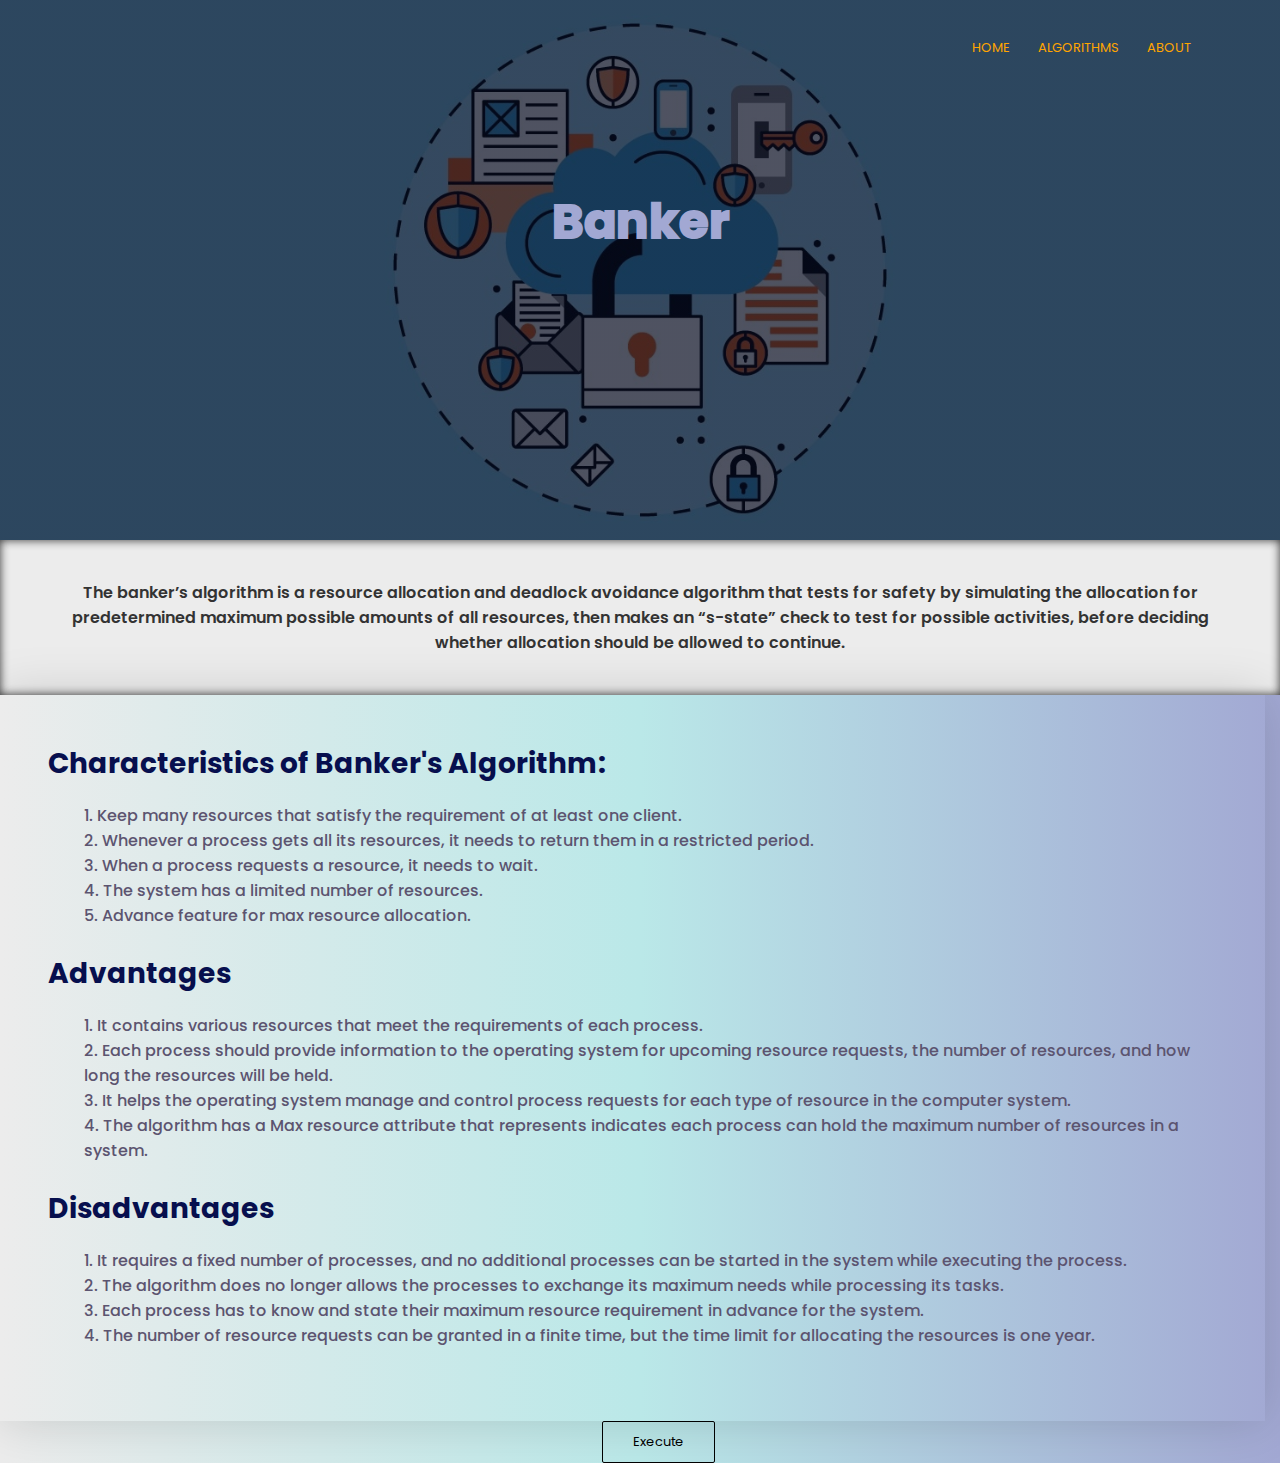
<file: Banker's Algorithm.html>
<!DOCTYPE html>
<html>

<head>
  <meta name="viewport" content="width=device-width, initial-scale=1.0">
  <title> Banker's Algorithm </title>
  <link rel="preconnect" href="https://fonts.googleapis.com">
  <link rel="preconnect" href="https://fonts.gstatic.com" crossorigin>
  <link href="https://fonts.googleapis.com/css2?family=Poppins:wght@100;200;300;400;600;700&display=swap" rel="stylesheet">
  <link rel="stylesheet" href="Algo.css">
  <script src="Algo.js"></script>

</head>

<body>

  <section class="sub-header">
    <nav>
      
      <div class="nav-links" id="navLinks">
        <i class="fa fa-times" onclick="hideMenu()"></i>
        <ul>
          <li><a href="index.html">HOME</a></li>
          <li><a href="">ALGORITHMS</a>
            <div class="submenu-1">
              <ul>
                <li><a href="Peterson's Algorithm.html">Peterson's Algorithm</a></li>
                <li><a href="Producer-Consumer Algorithm.html">Producer-Consumer </a></li>
                <li><a href="Banker's Algorithm.html">Banker's Algorithm</a></li>
                <li><a href="Dining Philosopher.html">Dining Philosopher </a></li>
              </ul>
            </div>
          </li>
          <li><a href="about.html">ABOUT</a></li>
        </ul>
      </div>
      <i class="fa fa-bars" onclick="showMenu()"></i>
    </nav>
    <section>

      <div class="content">
        <h2>Banker</h2>
        <h2>Banker</h2>
      </div>
    </section>

  </section>


  <div class="def">
    <p>
      The banker’s algorithm is a resource allocation and deadlock avoidance algorithm that tests for safety by simulating the allocation for predetermined maximum possible amounts of all resources, then makes an “s-state” check to test for possible
      activities, before deciding whether allocation should be allowed to continue.
    </p>


  </div>

  <div class="exp context">
    <h1>Characteristics of Banker's Algorithm:</h1>
    <p>
      1. Keep many resources that satisfy the requirement of at least one client.<br />
      2. Whenever a process gets all its resources, it needs to return them in a restricted period.<br />
      3. When a process requests a resource, it needs to wait.<br />
      4. The system has a limited number of resources.<br />
      5. Advance feature for max resource allocation.<br />
    </p>
    <br>
    <h1>Advantages</h1>
    <p>
      1. It contains various resources that meet the requirements of each process.<br />
      2. Each process should provide information to the operating system for upcoming resource requests, the number of resources, and how long the resources will be held.<br />
      3. It helps the operating system manage and control process requests for each type of resource in the computer system.<br />
      4. The algorithm has a Max resource attribute that represents indicates each process can hold the maximum number of resources in a system.<br />
    </p>
    <br>
    <h1>Disadvantages</h1>
    <p>
      1. It requires a fixed number of processes, and no additional processes can be started in the system while executing the process.<br />
      2. The algorithm does no longer allows the processes to exchange its maximum needs while processing its tasks.<br />
      3. Each process has to know and state their maximum resource requirement in advance for the system.<br />
      4. The number of resource requests can be granted in a finite time, but the time limit for allocating the resources is one year.<br />
    </p>
    <br>
    

  </div>

  <div>
    <a href="A/Bankers.html" class="hero-btn red-btn">Execute</a>
  </div>

  </section>

</body>

</html>
</file>
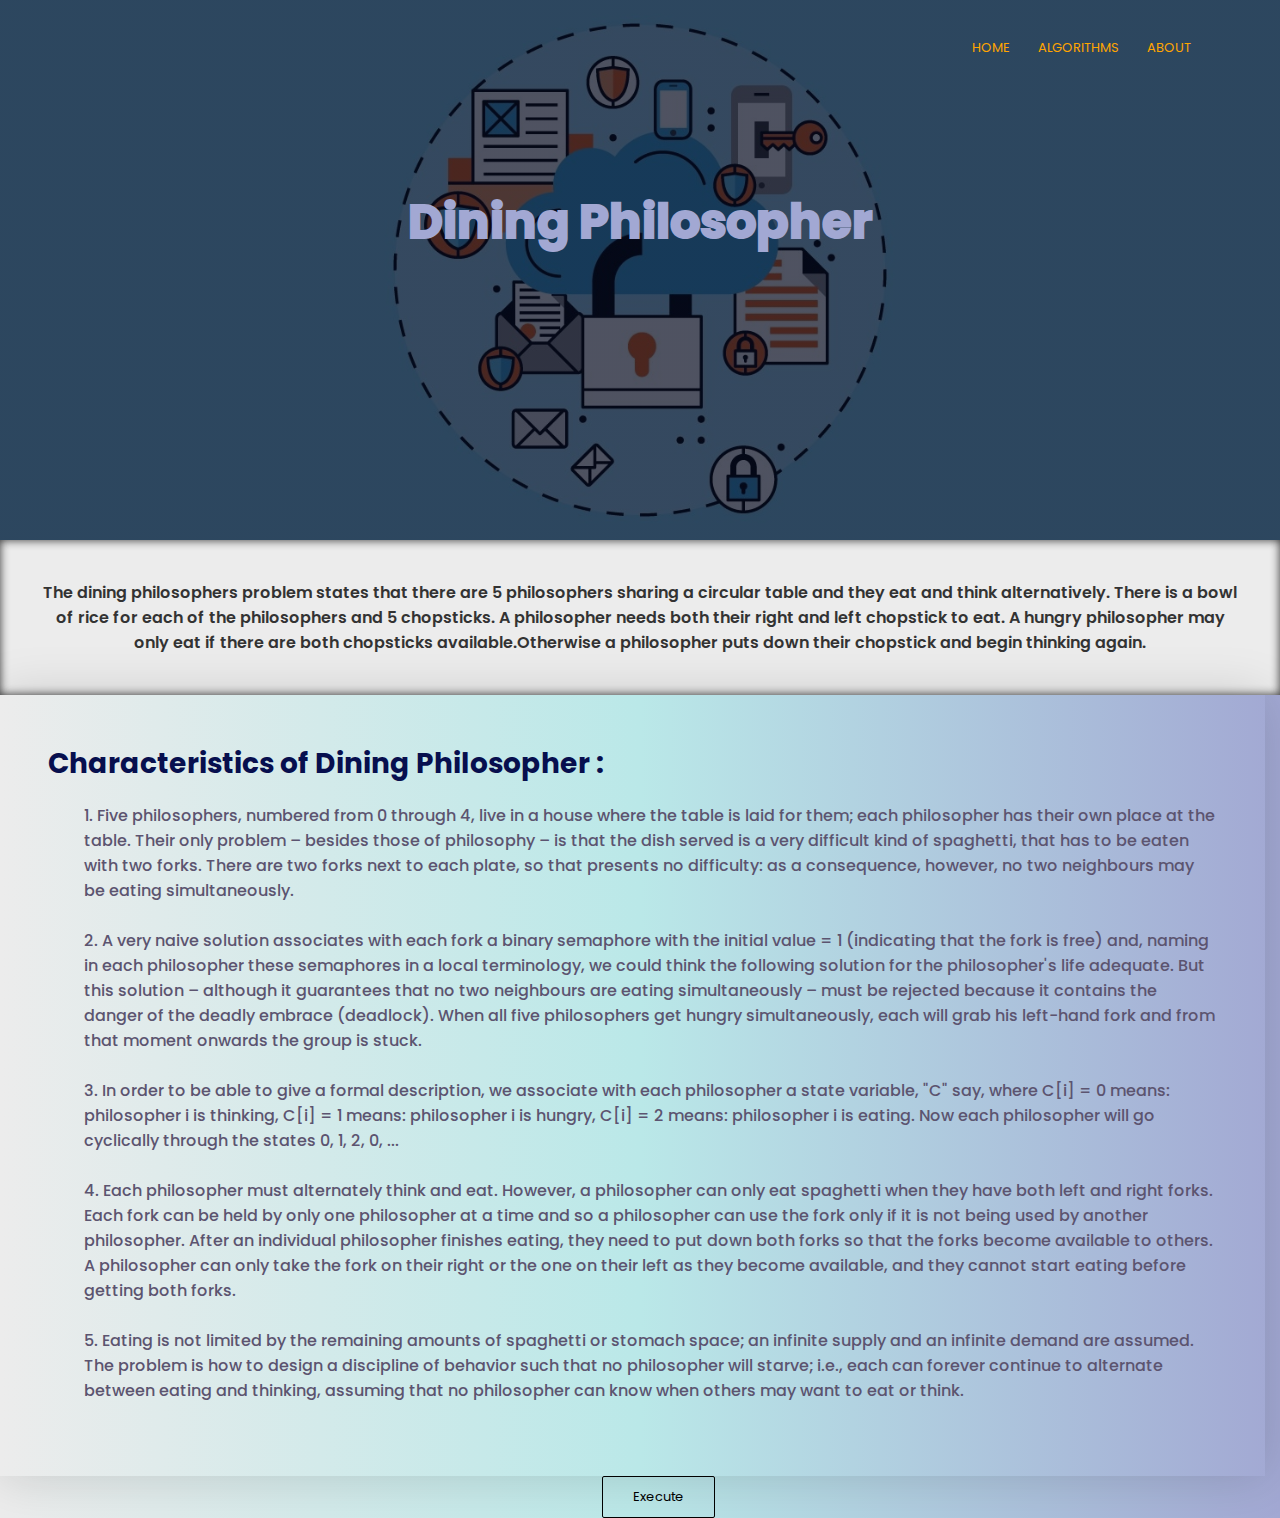
<file: Dining Philosopher.html>
<!DOCTYPE html>
<html>

<head>
  <meta name="viewport" content="width=device-width, initial-scale=1.0">
  <title> Dining Philosopher </title>
  <link rel="preconnect" href="https://fonts.googleapis.com">
  <link rel="preconnect" href="https://fonts.gstatic.com" crossorigin>
  <link href="https://fonts.googleapis.com/css2?family=Poppins:wght@100;200;300;400;600;700&display=swap" rel="stylesheet">
  <link rel="stylesheet" href="Algo.css">
  <script src="Algo.js"></script>

</head>

<body>

  <section class="sub-header">
    <nav>
      
      <div class="nav-links" id="navLinks">
        <i class="fa fa-times" onclick="hideMenu()"></i>
        <ul>
          <li><a href="index.html">HOME</a></li>
          <li><a href="">ALGORITHMS</a>
            <div class="submenu-1">
              <ul>
                <li><a href="Peterson's Algorithm.html">Peterson's Algorithm</a></li>
                <li><a href="Producer-Consumer Algorithm.html">Producer-Consumer </a></li>
                <li><a href="Banker's Algorithm.html">Banker's Algorithm</a></li>
                <li><a href="Dining Philosopher.html">Dining Philosopher </a></li>
              </ul>
            </div>
          </li>
          <li><a href="about.html">ABOUT</a></li>
        </ul>
      </div>
      <i class="fa fa-bars" onclick="showMenu()"></i>
    </nav>
    <section>

      <div class="content">
        <h2>Dining Philosopher</h2>
        <h2>Dining Philosopher</h2>
      </div>
    </section>

  </section>


  <div class="def">
    <p>
    The dining philosophers problem states that there are 5 philosophers sharing a circular table and they eat and think alternatively. There is a bowl of rice for each of the philosophers and 5 chopsticks. A philosopher needs both their right and left chopstick to eat. A hungry philosopher may only eat if there are both chopsticks available.Otherwise a philosopher puts down their chopstick and begin thinking again.</p>

  </div>

  <div class="exp context">
    <h1>Characteristics of Dining Philosopher :</h1>
    <p>
      1. Five philosophers, numbered from 0 through 4, live in a house where the table is laid for them; each philosopher has their own place at the table. Their only problem – besides those of philosophy – is that the dish served is a very difficult kind of spaghetti, that has to be eaten with two forks. There are two forks next to each plate, so that presents no difficulty: as a consequence, however, no two neighbours may be eating simultaneously.<br /><br />
      2. A very naive solution associates with each fork a binary semaphore with the initial value = 1 (indicating that the fork is free) and, naming in each philosopher these semaphores in a local terminology, we could think the following solution for the philosopher's life adequate. But this solution – although it guarantees that no two neighbours are eating simultaneously – must be rejected because it contains the danger of the deadly embrace (deadlock). When all five philosophers get hungry simultaneously, each will grab his left-hand fork and from that moment onwards the group is stuck.<br /><br />
      3. In order to be able to give a formal description, we associate with each philosopher a state variable, "C" say, where C[i] = 0 means: philosopher i is thinking, C[i] = 1 means: philosopher i is hungry, C[i] = 2 means: philosopher i is eating. Now each philosopher will go cyclically through the states 0, 1, 2, 0, ...<br /><br />
      4. Each philosopher must alternately think and eat. However, a philosopher can only eat spaghetti when they have both left and right forks. Each fork can be held by only one philosopher at a time and so a philosopher can use the fork only if it is not being used by another philosopher. After an individual philosopher finishes eating, they need to put down both forks so that the forks become available to others. A philosopher can only take the fork on their right or the one on their left as they become available, and they cannot start eating before getting both forks.<br /><br />
      5. Eating is not limited by the remaining amounts of spaghetti or stomach space; an infinite supply and an infinite demand are assumed. The problem is how to design a discipline of behavior such that no philosopher will starve; i.e., each can forever continue to alternate between eating and thinking, assuming that no philosopher can know when others may want to eat or think.<br /><br />

    </p>
    


  </div>

  <div>
    <a href="A\DiningPhilosopher.html" class="hero-btn red-btn">Execute</a>
  </div>

  </section>



</body>

</html>
</file>
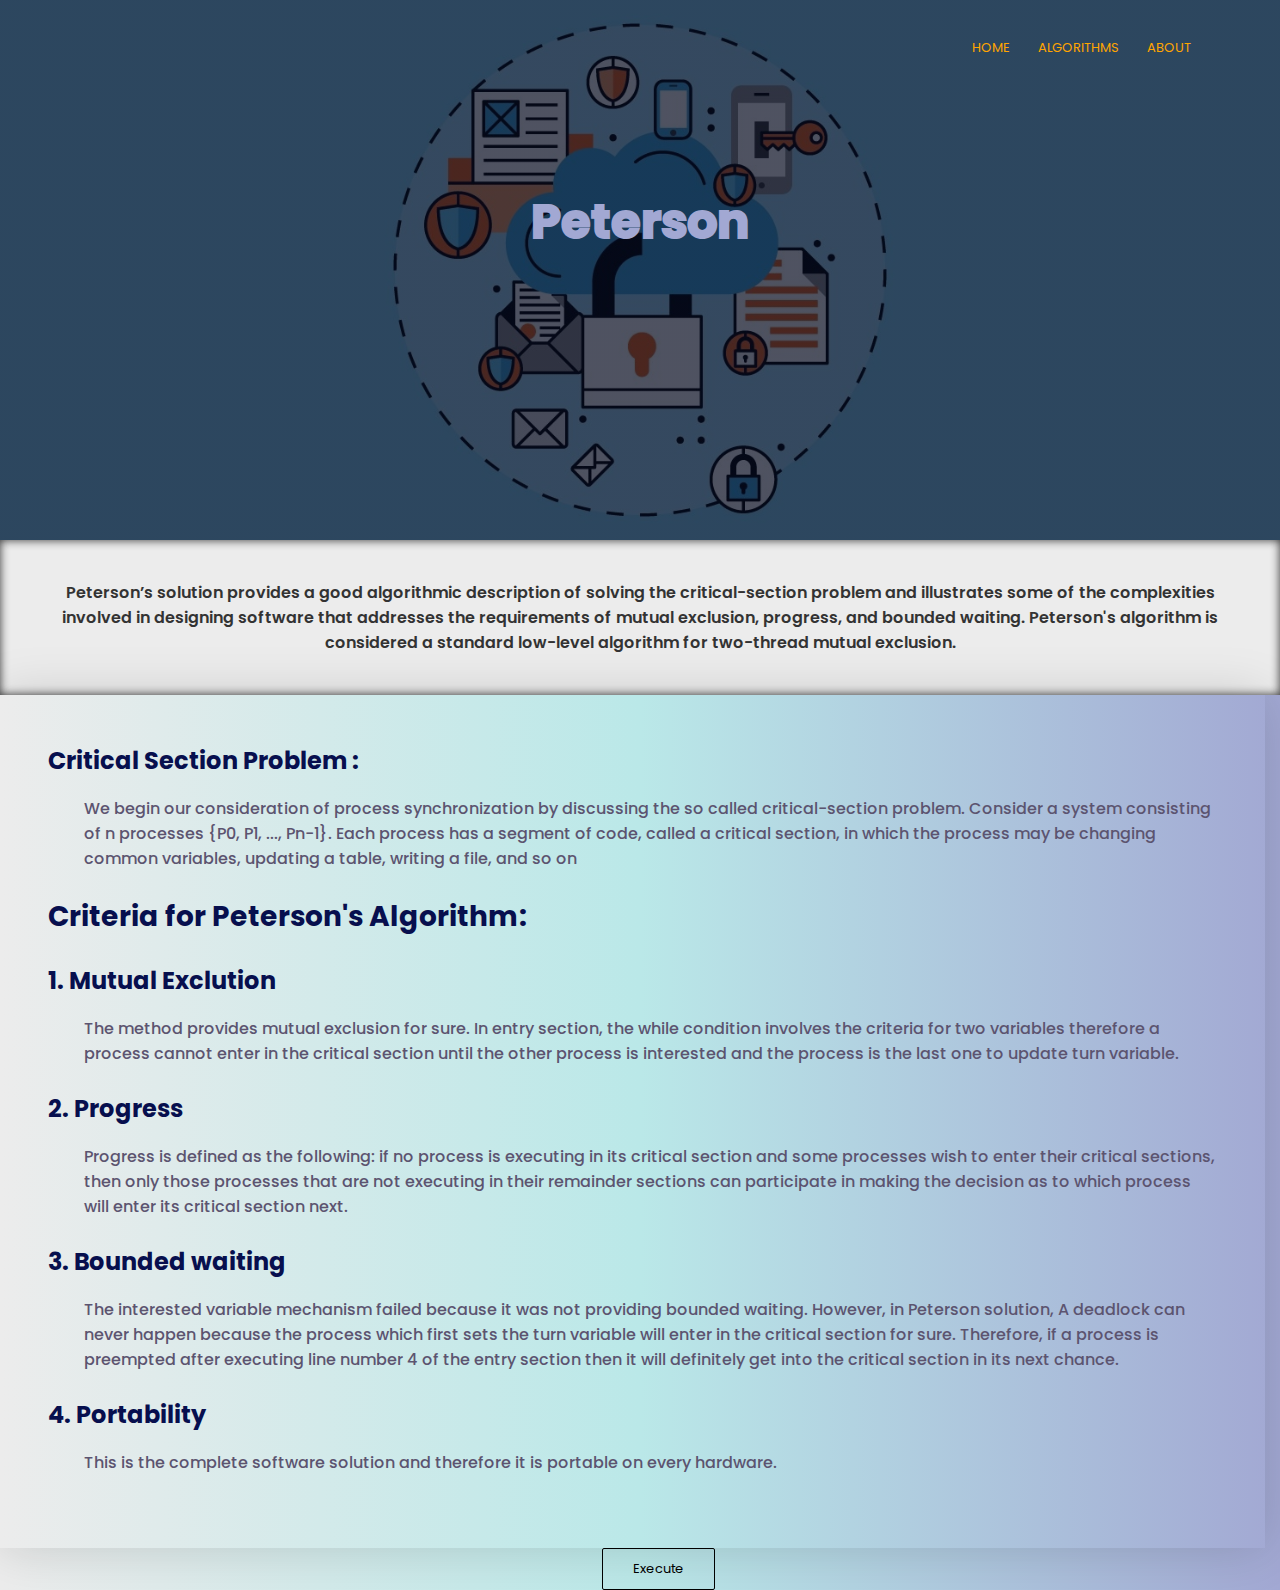
<file: Peterson's Algorithm.html>
<!DOCTYPE html>
<html>

<head>
  <meta name="viewport" content="width=device-width, initial-scale=1.0">
  <title> Peterson's Algorithm </title>
  <link rel="preconnect" href="https://fonts.googleapis.com">
  <link rel="preconnect" href="https://fonts.gstatic.com" crossorigin>
  <link href="https://fonts.googleapis.com/css2?family=Poppins:wght@100;200;300;400;600;700&display=swap" rel="stylesheet">
  <link rel="stylesheet" href="Algo.css">
  <script src="Algo.js"></script>

</head>

<body>

  <section class="sub-header">
    <nav>

      <div class="nav-links" id="navLinks">
        <i class="fa fa-times" onclick="hideMenu()"></i>
        <ul>
          <li><a href="index.html">HOME</a></li>
          <li><a href="">ALGORITHMS</a>
            <div class="submenu-1">
              <ul>
                <li><a href="Peterson's Algorith.html">Peterson's Algorithm</a></li>
                <li><a href="Producer-Consumer Algorithm.html">Producer-Consumer </a></li>
                <li><a href="Banker's Algorithm.html">Banker's Algorithm</a></li>
                <li><a href="Dining Philosopher.html">Dining Philosopher </a></li>
              </ul>
            </div>
          </li>
          <li><a href="about.html">ABOUT</a></li>
        </ul>
      </div>
      <i class="fa fa-bars" onclick="showMenu()"></i>
    </nav>
    <section>

      <div class="content">
        <h2>Peterson</h2>
        <h2>Peterson</h2>
      </div>
    </section>

  </section>


  <div class="def">
    <p>
      Peterson’s solution provides a good algorithmic description of solving the critical-section problem and illustrates some of the complexities involved in designing software that addresses the requirements of mutual exclusion, progress, and
      bounded waiting. Peterson's algorithm is considered a standard low-level algorithm for two-thread mutual exclusion.
    </p>

  </div>

  <div class="exp context">

    <h2>Critical Section Problem :</h2>
    <p>
      We begin our consideration of process synchronization by discussing the so called critical-section problem. Consider a system consisting of n processes
      {P0, P1, ..., Pn−1}. Each process has a segment of code, called a critical section,
      in which the process may be changing common variables, updating a table,
      writing a file, and so on
    </p>
    <br>
    <h1>Criteria for Peterson's Algorithm:</h1>
    <br>
    <h2>1. Mutual Exclution</h2>
    <p>
      The method provides mutual exclusion for sure. In entry section, the while condition involves the criteria for two variables therefore a process cannot enter in the critical section until the other process is interested and the process is the
      last one to update turn variable.
    </p>
    <br>
    <h2>2. Progress</h2>
    <p>
      Progress is defined as the following: if no process is executing in its critical section and some processes wish to enter their critical sections, then only those processes that are not executing in their remainder sections can participate in
      making the decision as to which process will enter its critical section next.
    </p>
    <br>
    <h2>3. Bounded waiting</h2>
    <p>
      The interested variable mechanism failed because it was not providing bounded waiting. However, in Peterson solution, A deadlock can never happen because the process which first sets the turn variable will enter in the critical section for
      sure. Therefore, if a process is preempted after executing line number 4 of the entry section then it will definitely get into the critical section in its next chance.
    </p>
    <br>
    <h2>4. Portability</h2>
    <p>
      This is the complete software solution and therefore it is portable on every hardware.
    </p>
    <br>
    
  </div>

  <div>
    <a href="A/Peterson.html" class="hero-btn red-btn">Execute</a>
  </div>
  </section>





</body>

</html>
</file>
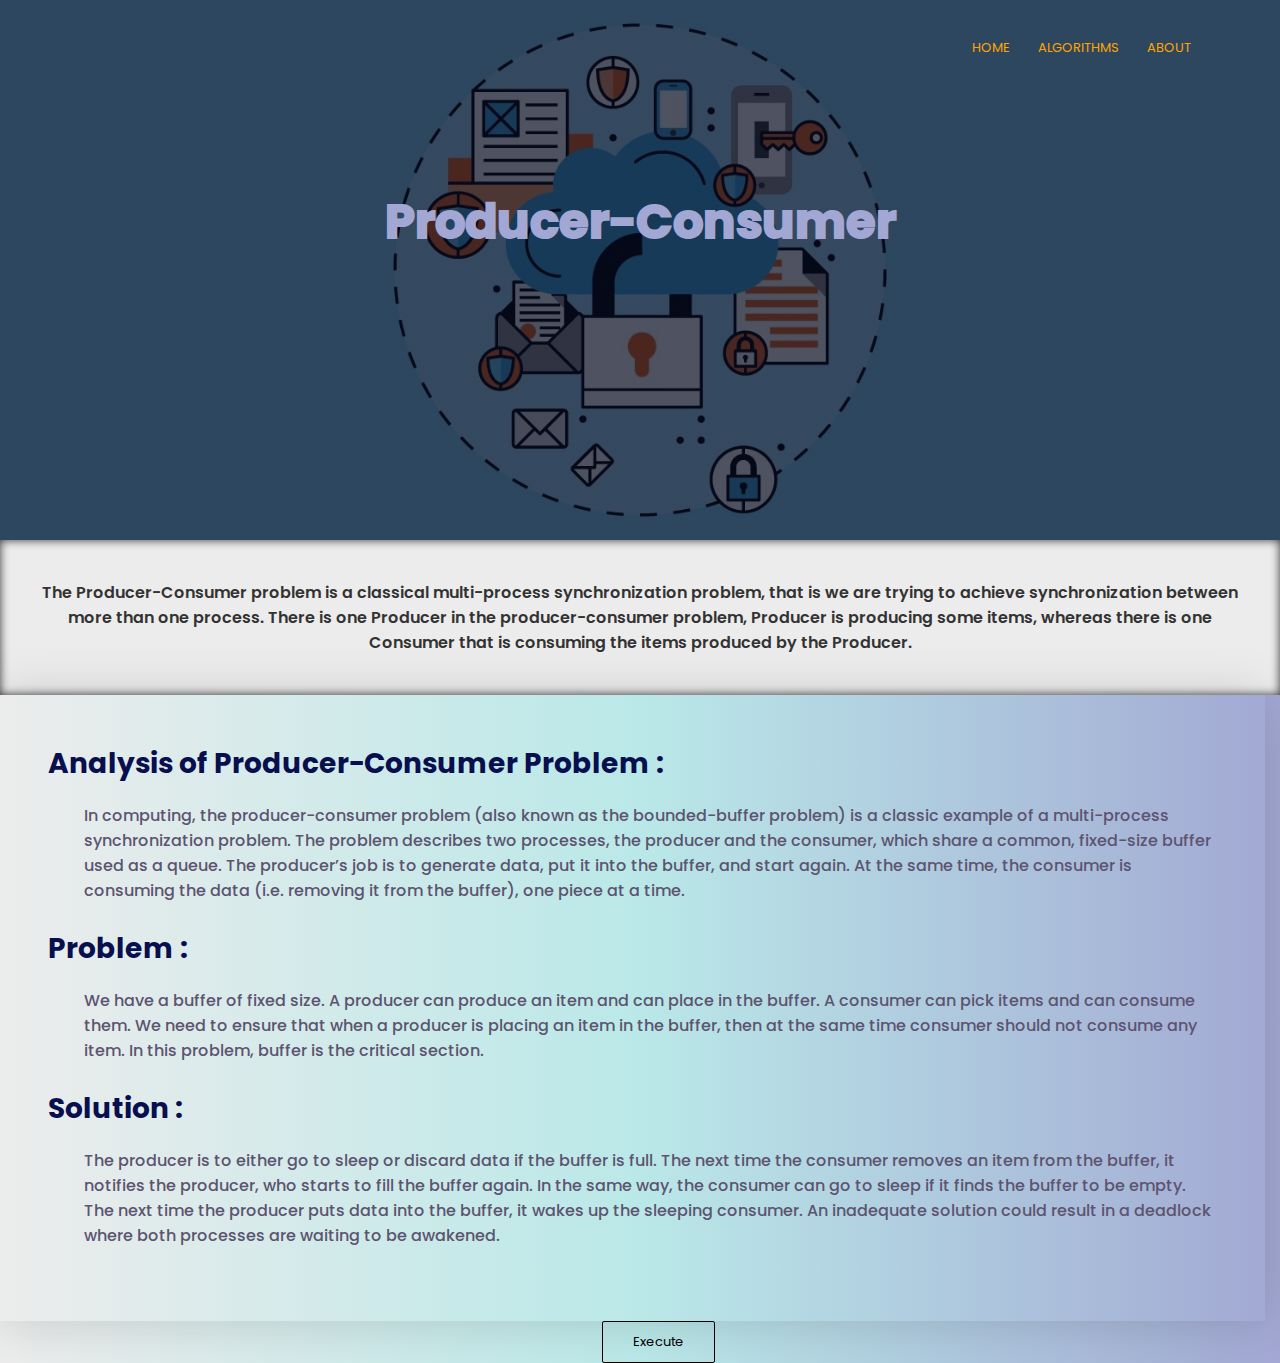
<file: Producer-Consumer Algorithm.html>
<!DOCTYPE html>
<html>

<head>
  <meta name="viewport" content="width=device-width, initial-scale=1.0">
  <title> Producer-Consumer </title>
  <link rel="preconnect" href="https://fonts.googleapis.com">
  <link rel="preconnect" href="https://fonts.gstatic.com" crossorigin>
  <link href="https://fonts.googleapis.com/css2?family=Poppins:wght@100;200;300;400;600;700&display=swap" rel="stylesheet">
  <link rel="stylesheet" href="Algo.css">
  <script src="Algo.js"></script>

</head>

<body>

  <section class="sub-header">
    <nav>
      <div class="nav-links" id="navLinks">
        <i class="fa fa-times" onclick="hideMenu()"></i>
        <ul>
          <li><a href="index.html">HOME</a></li>
          <li><a href="">ALGORITHMS</a>
            <div class="submenu-1">
              <ul>
                <li><a href="Peterson's Algorithm.html">Peterson's Algorithm</a></li>
                <li><a href="Producer-Consumer Algorithm.html">Producer-Consumer </a></li>
                <li><a href="Banker's Algorithm.html">Banker's Algorithm</a></li>
                <li><a href="Dining Philosopher.html">Dining Philosopher </a></li>
              </ul>
            </div>
          </li>
          <li><a href="about.html">ABOUT</a></li>
        </ul>
      </div>
      <i class="fa fa-bars" onclick="showMenu()"></i>
    </nav>
    <section>

      <div class="content">
        <h2>Producer-Consumer</h2>
        <h2>Producer-Consumer</h2>
      </div>
    </section>

  </section>


  <div class="def">
    <p>
      The Producer-Consumer problem is a classical multi-process synchronization problem, that is we are trying to achieve synchronization between more than one process. There is one Producer in the producer-consumer problem, Producer is producing
      some items, whereas there is one Consumer that is consuming the items produced by the Producer.
    </p>

  </div>

  <div class="exp context">
    <h1>Analysis of Producer-Consumer Problem :</h1>
    <p>
      In computing, the producer-consumer problem (also known as the bounded-buffer problem) is a classic example of a multi-process synchronization problem. The problem describes two processes, the producer and the consumer, which share a common,
      fixed-size buffer used as a queue. The producer’s job is to generate data, put it into the buffer, and start again. At the same time, the consumer is consuming the data (i.e. removing it from the buffer), one piece at a time.
    </p>
    <br>
    <h1>Problem :</h1>
    <p>
      We have a buffer of fixed size. A producer can produce an item and can place in the buffer. A consumer can pick items and can consume them. We need to ensure that when a producer is placing an item in the buffer, then at the same time consumer
      should not consume any item. In this problem, buffer is the critical section.
    </p>
    <br>
    <h1>Solution :</h1>
    <p>
      The producer is to either go to sleep or discard data if the buffer is full. The next time the consumer removes an item from the buffer, it notifies the producer, who starts to fill the buffer again. In the same way, the consumer can go to
      sleep if it finds the buffer to be empty. The next time the producer puts data into the buffer, it wakes up the sleeping consumer. An inadequate solution could result in a deadlock where both processes are waiting to be awakened.
    </p>
    <br>
    

  </div>




  <div>
    <a href="A/ProducerandConsumer.html" class="hero-btn red-btn">Execute</a>
  </div>

  </section>


</body>

</html>
</file>
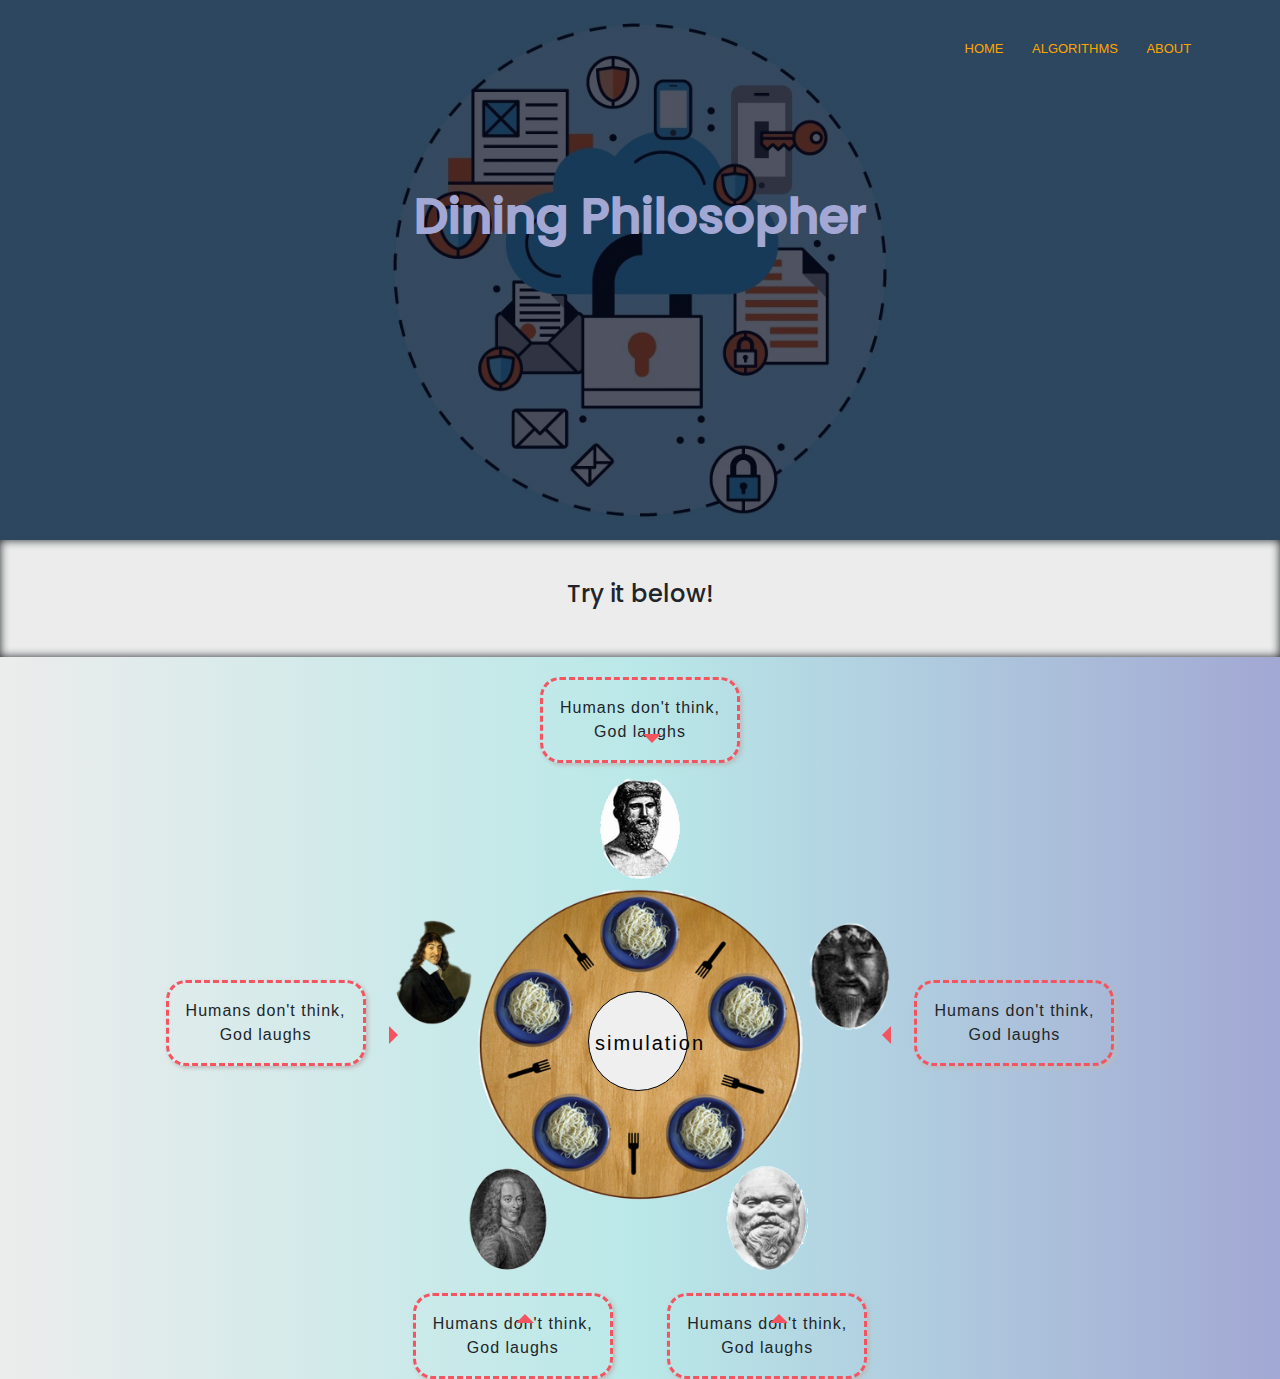
<file: A/DiningPhilosopher.html>
<!-- os.html -->
<!DOCTYPE html>
<html>
<head>
	<meta charset="utf-8">
	<title>Dining Philosopher</title>
	<link rel="stylesheet" href="dp.css">
	<link rel="stylesheet" href="os.css">
	<link rel="stylesheet" href="https://stackpath.bootstrapcdn.com/bootstrap/4.5.2/css/bootstrap.min.css" integrity="sha384-JcKb8q3iqJ61gNV9KGb8thSsNjpSL0n8PARn9HuZOnIxN0hoP+VmmDGMN5t9UJ0Z" crossorigin="anonymous">
    <link rel="stylesheet" href="https://stackpath.bootstrapcdn.com/font-awesome/4.7.0/css/font-awesome.min.css">
</head>
<body>


	<section class="sub-header">
		<nav>
		  <div class="nav-links" id="navLinks">
			<!-- <i class="fa fa-times" onclick="hideMenu()"></i> -->
			<ul>
			  <li><a href="../index.html">HOME</a></li>
			  <li><a href="">ALGORITHMS</a>
				<div class="submenu-1">
				  <ul>
					<li><a href="../Peterson's Algorithm.html">Peterson's Algorithm</a></li>
					<li><a href="../Producer-Consumer Algorithm.html">Producer-Consumer </a></li>
					<li><a href="../Banker's Algorithm.html">Banker's Algorithm</a></li>
					<li><a href="../Dining Philosopher.html">Dining Philosopher </a></li>
				  </ul>
				</div>
			  </li>
			  <li><a href="../about.html">ABOUT</a></li>
			</ul>
		  </div>
		  <!-- <i class="fa fa-bars" onclick="showMenu()"></i> -->
		</nav>
		<section>

		  <div class="content">
			<h2 style="font-family: 'Poppins', sans-serif;">Dining Philosopher</h2>
			<h2 style="font-family: 'Poppins', sans-serif;">Dining Philosopher</h2>
		  </div>
		</section>

	  </section>

	  <div class="def">
		<h4 style="font-family: 'Poppins', sans-serif;" >Try it below!</h4>

	  </div>


	<!-- content -->

	<main class="main-con">
		<div class="words-con top-words" id="top-words">
			Humans don't think, God laughs</div>
		<div class="middle-con">
			<div class="words-con left-words" id="left-words">Humans don't think, God laughs</div>
			<div class="pic-con">
				<img src="images/new.png" class="table-pic">
				<button class="click-btn" id="click-btn">
					simulation
				</button>
			</div>
			<div class="words-con right-words" id="right-words">
				Humans don't think, God laughs</div>
		</div>
		<div class="bottom-con">
			<div class="words-con left-bottom-words" id="left-bottom-words">
				Humans don't think, God laughs</div>
			<div class="words-con right-bottom-words" id="right-bottom-words">
				Humans don't think, God laughs</div>
		</div>
	</main>
	<script src="DiningPhilosopher.js" ></script>
</body>
</html>
</file>
<file: Algo.css>
@import url('https://fonts.googleapis.com/css2?family=Josefin+Sans:wght@300&family=Open+Sans:wght@300&display=swap');
@import url('https://fonts.googleapis.com/css2?family=Poppins:wght@600&display=swap');

* {
  margin: 0;
  padding: 0;
  font-family: 'Poppins', sans-serif;
  box-sizing: border-box;
}

body {
  color: #333;
  background: #ddd;
  /* background-size: 300%; */
  background-image: var(--gradient);
  animation: bg-animation 25s infinite;
  overflow: scroll;
  background-size: auto;
  /* background: fixed; */
}

.content {
  position: relative;
}

.content h2 {
  margin-top: 10%;
  margin-left: 50%;
  color: #fff;
  font-size: 3em;
  position: absolute;
  transform: translate(-50%, -50%);
}

.content h2:nth-child(1) {
  color: transparent;
  -webkit-text-stroke: 2px #a2a8d3;
}

.content h2:nth-child(2) {
  color: #a2a8d3;
  animation: animate 4s ease-in-out infinite;
}

@keyframes animate {

  0%,
  100% {
    clip-path: polygon(0% 45%,
        16% 44%,
        33% 50%,
        54% 60%,
        70% 61%,
        84% 59%,
        100% 52%,
        100% 100%,
        0% 100%);
  }

  50% {
    clip-path: polygon(0% 60%,
        15% 65%,
        34% 66%,
        51% 62%,
        67% 50%,
        84% 45%,
        100% 46%,
        100% 100%,
        0% 100%);
  }
}

.sub-header {
  height: 60vh;
  width: 100%;
  background-image: linear-gradient(rgba(4, 9, 30, 0.7), rgba(4, 9, 30, 0.7)), url("images/semaphore.jpg");
  background-position: center;
  background-size: contain;
  text-align: center;
  color: #fff;
}

.sub-header h1 {
  font-size: 35px;
  margin-top: 90px;
}

nav {
  display: flex;
  padding: 2% 6%;
  justify-content: space-between;
  align-items: center;
}

.nav-links {
  flex: 1;
  text-align: right;
}

.nav-links ul li {
  list-style: none;
  display: inline-block;
  padding: 8px 12px;
  position: relative;
}

.nav-links ul li a {
  color: orange;
  text-decoration: none;
  font-size: 13px;
}

.nav-links ul li::after {
  content: '';
  width: 0%;
  height: 2px;
  background-color: #260c1a;
  display: block;
  margin: auto;
  transition: 0.5s;
}

.nav-links ul li:hover::after {
  width: 100%;
}

.submenu-1 {
  display: none;
}

.submenu-1 ul li a {
  color: #57385c;
}

.nav-links ul li:hover .submenu-1 {
  display: block;
  position: absolute;
  background: #edf7fa;
  margin-top: 10px;
  margin-bottom: -15px;
}

.nav-links ul li:hover .submenu-1 ul {
  display: block;
  margin: 10px;
}

.nav-links ul li:hover .submenu-1 ul li {
  width: 170px;
  padding: 10px;
  border-bottom: 1px dotted #5f6caf;
  border-radius: 0;
  text-align: left;
}

.nav-links ul li:hover .submenu-1 ul li:list-child {
  border-bottom: none;
}



/* Definition  */
.def {
  box-shadow: inset 0 0 10px;
  font-weight: 550;
  background-color: #ececec;
  text-align: center;
  padding: 40px 40px;
}

/* explanation */
.exp p {
  font-weight: 500;
  color: #5c5470;
  text-align: left;
  padding-left: 4vh;
  padding-top: 2vh;
}

.exp h1 {
  color: #070f4e;
  font-size: 28px;
  text-align: left;
  /* padding: 60px 0px 0px 70px; */
}

.exp h2 {
  color: #070f4e;
  font-size: 24px;
  text-align: left;
  /* padding: 40px 0px 0px 70px; */
}

/* bg animation */
:root {
  --gradient: linear-gradient(90deg, #ececec, #bae8e8, #a2a8d3);
}

@keyframes bg-animation {
  0% {
    background-position: left
  }

  50% {
    background-position: right
  }

  100% {
    background-position: left
  }
}

.context {
  width: 98.8vw;
  padding: 3em;
  box-shadow: 0 0 3em rgba(0, 0, 0, .15);
}

.title {
  margin: 0 0 .5em;
  text-transform: uppercase;
  font-weight: 900;
  font-style: italic;
  font-size: 3rem;
  color: #ee6352;
  line-height: .8;
  margin: 0;
  background-image: var(--gradient);
  background-clip: text;
  color: transparent;
  /* // display: inline-block; */
  background-size: 300%;
  transition: background-position 1s;
}

.title:hover {
  background-position: right;
}

.fun {
  color: white;
  border: 0;
  cursor: pointer;
  padding: .5em 1.25em;
  background: linear-gradient(90deg, #ececec, #bae8e8, #a2a8d3);
  background-size: 300%;
  background-position: left;
  transition: background-position 350ms;
}

.fun:hover {
  background-position: right;
}

/* responsive */
@media(max-width: 700px) {
  .content h2 {
    margin-top: 50%;
    font-size: 3em;
  }

  .content h2:nth-child(1) {
    color: transparent;
    -webkit-text-stroke: 2px #a2a8d3;
  }

  .content h2:nth-child(2) {
    color: #a2a8d3;
    animation: animate 4s ease-in-out infinite;
  }
}

/* img */
.input-img {
  padding-top: 10px;
  padding-left: 70px;
  width: 80vmin;
  height: auto;
}




.red-btn {

  border: 1px solid #f44336;
  background: transparent;
  color: #f44336;
  padding: 5px 15px;
  margin-left: 47%;

}

.red-btn:hover {
  color: #fff;
}

.hero-btn {
  display: inline-block;
  text-decoration: none;
  color: rgb(0, 0, 0);
  border: 1px solid rgb(0, 0, 0);
  padding: 10px 30px;
  font-size: 13px;
  background: transparent;
  position: relative;
  cursor: pointer;

  border-radius: 2px;
}

.hero-btn:hover {
  border: 1px solid #f44336;
  background: #f44336;
  transition: 1s;
}


#au {
  display: flex;
  justify-content: center;
  flex-direction: row;
  align-items: center;
  flex-wrap: wrap;
  width: 100%;
  }
  
  .column {
  text-align: center;
  margin-bottom: 16px;
  padding: 0 8px;
  }
  
  .card {
  padding: 20px;
  border: 1px solid #eee;
  font-size: .85rem;
  max-width: 360px;
  width: 100%;
  display: block;
  position: relative;
  margin-left: 10px;
  box-shadow: 0 4px 8px 0 rgba(0, 0, 0, 0.2);
  margin: 8px;
  }
  .container {
  padding: 0 16px;
  }
  
  .container::after, .row::after {
  content: "";
  clear: both;
  display: table;
  }
  
  @media screen and (max-width: 650px) {
  .column {
  width: 100%;
  display: block;
  }
  }
  
  #footer{
  color: black;
  margin: 15px;
  text-align: center;
  font-size: xx-large;
  font-family: serif;
  }
</file>
<file: A/dp.css>
/* @import url("https://fonts.googleapis.com/css2?family=Montserrat&display=swap"); */
@import url('https://fonts.googleapis.com/css2?family=Poppins:wght@600&display=swap');


.sub-header {
  height: 60vh;
  width: 100%;
  background-image: linear-gradient(rgba(4, 9, 30, 0.7), rgba(4, 9, 30, 0.7)), url("images/semaphore.jpg");
  background-position: center;
  background-size: contain;
  text-align: center;
  color: #fff;
}

.sub-header h1 {
  font-size: 35px;
  margin-top: 90px;
}


@keyframes animate {

  0%,
  100% {
    clip-path: polygon(0% 45%,
        16% 44%,
        33% 50%,
        54% 60%,
        70% 61%,
        84% 59%,
        100% 52%,
        100% 100%,
        0% 100%);
  }

  50% {
    clip-path: polygon(0% 60%,
        15% 65%,
        34% 66%,
        51% 62%,
        67% 50%,
        84% 45%,
        100% 46%,
        100% 100%,
        0% 100%);
  }
}

.content {
  position: relative;
}

.content h2 {
  margin-top: 8%;
  margin-left: 50%;
  color: #fff;
  font-size: 3em;
  position: absolute;
  transform: translate(-50%, -50%);
}

.content h2:nth-child(1) {
  color: transparent;
  -webkit-text-stroke: 2px #a2a8d3;
}

.content h2:nth-child(2) {
  color: #a2a8d3;
  animation: animate 4s ease-in-out infinite;
}

nav {
  display: flex;
  padding: 2.2% 6%;
  justify-content: space-between;
  align-items: center;
}

.nav-links {
  flex: 1;
  text-align: right;
}

.nav-links ul li {
  list-style: none;
  display: inline-block;
  padding: 8px 12px;
  position: relative;
}

.nav-links ul li a {
  color: orange;
  text-decoration: none;
  font-size: 13px;
}

.nav-links ul li::after {
  content: '';
  width: 0%;
  height: 2px;
  background-color: #260c1a;
  display: block;
  margin: auto;
  transition: 0.5s;
}

.nav-links ul li:hover::after {
  width: 100%;
}

/*--Menu Bar for Algorithms--*/
.submenu-1 {
  display: none;
}

.submenu-1 ul li a {
  color: #57385c;
}

.nav-links ul li:hover .submenu-1 {
  display: block;
  position: absolute;
  background: #edf7fa;
  margin-top: 10px;
  margin-bottom: -15px;
}

.nav-links ul li:hover .submenu-1 ul {
  display: block;
  margin: 10px;
}

.nav-links ul li:hover .submenu-1 ul li {
  width: 170px;
  padding: 10px;
  border-bottom: 1px dotted #5f6caf;
  border-radius: 0;
  text-align: left;
}

.nav-links ul li:hover .submenu-1 ul li:list-child {
  border-bottom: none;
}

.sub-header {
  height: 60vh;
  width: 100%;
  background-image: linear-gradient(rgba(4, 9, 30, 0.7), rgba(4, 9, 30, 0.7)), url("images/semaphore.jpg");
  background-position: center;
  background-size: contain;
  text-align: center;
  color: #fff;
}

.sub-header h1 {
  font-size: 35px;
  margin-top: 90px;
}

.def {
  box-shadow: inset 0 0 10px;
  font-weight: 550;
  background-color: #ececec;
  text-align: center;
  padding: 40px 40px;
}


body{
    position: relative;
    /* background-image: url("Screenshot\ \(48\).png"); */
    font-size: medium;
    height: auto;
  background: linear-gradient(90deg, #ececec, #bae8e8, #a2a8d3);

}

h1{
    padding-top: 2%;
    text-align: center;
    font-family: "Montserrat", sans-serif;
    font-weight: bold;
}

.container-contact100 {
    width: 100%;
    min-height: 100vh;
    display: flex;
    flex-wrap: wrap;
    justify-content: center;
    align-items: center;
    padding: 15px;
    position: relative;

}

.wrap-contact100 {
    width: 550px;
    background: transparent;
    padding: 10px 0px 160px 0px;
  }

  .contact100-form {
    width: 100%;
  }

  .contact100-form-title {
    display: block;
    /* font-family: Ubuntu-Bold; */
    font-size: 1.7rem;
    color: rgb(10, 5, 5);
    line-height: 1.2;
    text-transform: uppercase;
    text-align: center;
    padding-bottom: 49px;
  }


input::-webkit-input-placeholder { color: #bdbdd3;}
input:-moz-placeholder { color: #bdbdd3;}
input::-moz-placeholder { color: #bdbdd3;}
input:-ms-input-placeholder { color: #bdbdd3;}

textarea::-webkit-input-placeholder { color: #bdbdd3;}
textarea:-moz-placeholder { color: #bdbdd3;}
textarea::-moz-placeholder { color: #bdbdd3;}
textarea:-ms-input-placeholder { color: #bdbdd3;}




button:hover {
    cursor: pointer;

}



.container {
    max-width: 1200px;
}

.contact100-form {
    width: 100%;
  }

  .wrap-input100 {
    width: 100%;
    /* background-color: #fff; */
    border-radius: 31px;
    margin-bottom: 16px;
    position: relative;
    z-index: 1;
  }

  .input100 {
    position: relative;
    display: block;
    width: 36%;
    background: #fff;
    border-radius: 0.3rem;
    font-family: Ubuntu-Bold;
    font-size: 18px;
    color: #8f8fa1;
    line-height: 1.2;
    margin-left: 32%;
  }

  input.input100 {
    height: 45px;
    padding: 0 35px 0 35px;
  }


  textarea.input100 {
    min-height: 50px;
    padding: 19px 35px 0 35px;
  }

  label {
    display: block;
    font-family:'Gill Sans', 'Gill Sans MT', Calibri, 'Trebuchet MS', sans-serif;
    font-size: 20px;
    color: rgb(0, 0, 0);
    line-height: 1.2;
    margin-left: 32%;
    font-weight: 500;

  }

  btn1 {
    border-radius: 31px;
    background-color: #302e92;
    margin-top: 60px;
  }

  .contact100-form-btn:hover:before {
    background-color:#80ccff;
    width: calc(100% + 20px);
  }
  .contact100-form-btn, .btn1 {

    display: flex;
    justify-content: center;
    align-items: center;
    padding: 20px 20px;
    min-width: 77px;
    height: 50px;
    background-color: #2b267a;
    border-radius: 0.3rem;
    font-family: Ubuntu-Bold;
    font-size: 1.5em;
    color: #eeecec;
    line-height: 1.2;
    position: relative;
    z-index: 1;
    margin: 40px auto;
}

  td{
    padding: 15px;
    text-align: center;
    vertical-align:middle;
    font-weight: 300;
    font-size: 12px;
    color: rgb(104, 17, 17);
    border: solid 1px rgba(255,255,255,0.1);
  }

.tbl-header{
    background-color: rgba(255,255,255,0.3);
    padding: 15px 0;
    overflow: hidden;
   }

.btn-add{
    margin-top: 20px;
    background-color: #aad6ed;
    padding: 4px 4px;
    border-radius: .3rem;
    margin-left: 5px;
    margin-right: 5px;

}
</file>
<file: A/os.css>
/*os.css*/

.main-con {
	position: relative;
	margin: 20px auto 0 auto;
	text-align: center;
	min-width: 1100px;
	overflow-x: auto;
}

.words-con {
	position: relative;
	display: inline-block;
	padding: 1rem;
	max-width: 200px;
	letter-spacing: 1px;
	word-break: break-all;
	border-radius: 20px;
	box-shadow: 2px 2px 4px #bbb;
	border: 3px #f45460 dashed;
}

.top-words {
	margin-bottom: 10px;
}

.top-words::after {
	content: "";
	width: 0;
	height: 0;
	position: absolute;
	top: 3.4rem;
	left: 100px;
	border-left: 9px solid transparent;
	border-top: 9px #f45460 solid;
	border-right: 9px solid transparent;
}

.middle-con {
	margin: 0 auto;
}

.left-words {
	vertical-align: middle;
}

.left-words::after {
	content: "";
	width: 0;
	height: 0;
	position: absolute;
	bottom: 1.2rem;
	left: 220px;
	border-top: 9px solid transparent;
	border-left: 9px #f45460 solid;
	border-bottom: 9px solid transparent;
}

.right-words {
	vertical-align: middle;
}

.right-words::before {
	content: "";
	width: 0;
	height: 0;
	position: absolute;
	bottom: 1.2rem;
	right: 220px;
	border-top: 9px solid transparent;
	border-right: 9px #f45460 solid;
	border-bottom: 9px solid transparent;
}

.pic-con {
	position: relative;
	display: inline-block;
}

.table-pic {
	vertical-align: middle;
	margin: 0 20px;
	width: 500px;
	height: 500px;
}

.click-btn {
	cursor: pointer;
	position: absolute;
	top: 218px;
	left: 218px;
	width: 100px;
	height: 100px;
	outline: none;
	border-radius: 50px;
	border: solid #000 1px;
	font-size: 20px;
	text-align: center;
	line-height: 100px;
	letter-spacing: 2px;
}

.bottom-con {
	margin-top: 20px;
}

.left-bottom-words {
	margin-right: 50px;
}

.left-bottom-words::after {
	content: "";
	width: 0;
	height: 0;
	position: absolute;
	bottom: 3.3rem;
	left: 100px;
	border-left: 9px solid transparent;
	border-bottom: 9px #f45460 solid;
	border-right: 9px solid transparent;
}

.right-bottom-words::after {
	content: "";
	width: 0;
	height: 0;
	position: absolute;
	bottom: 3.3rem;
	left: 100px;
	border-left: 9px solid transparent;
	border-bottom: 9px #f45460 solid;
	border-right: 9px solid transparent;
}
</file>
